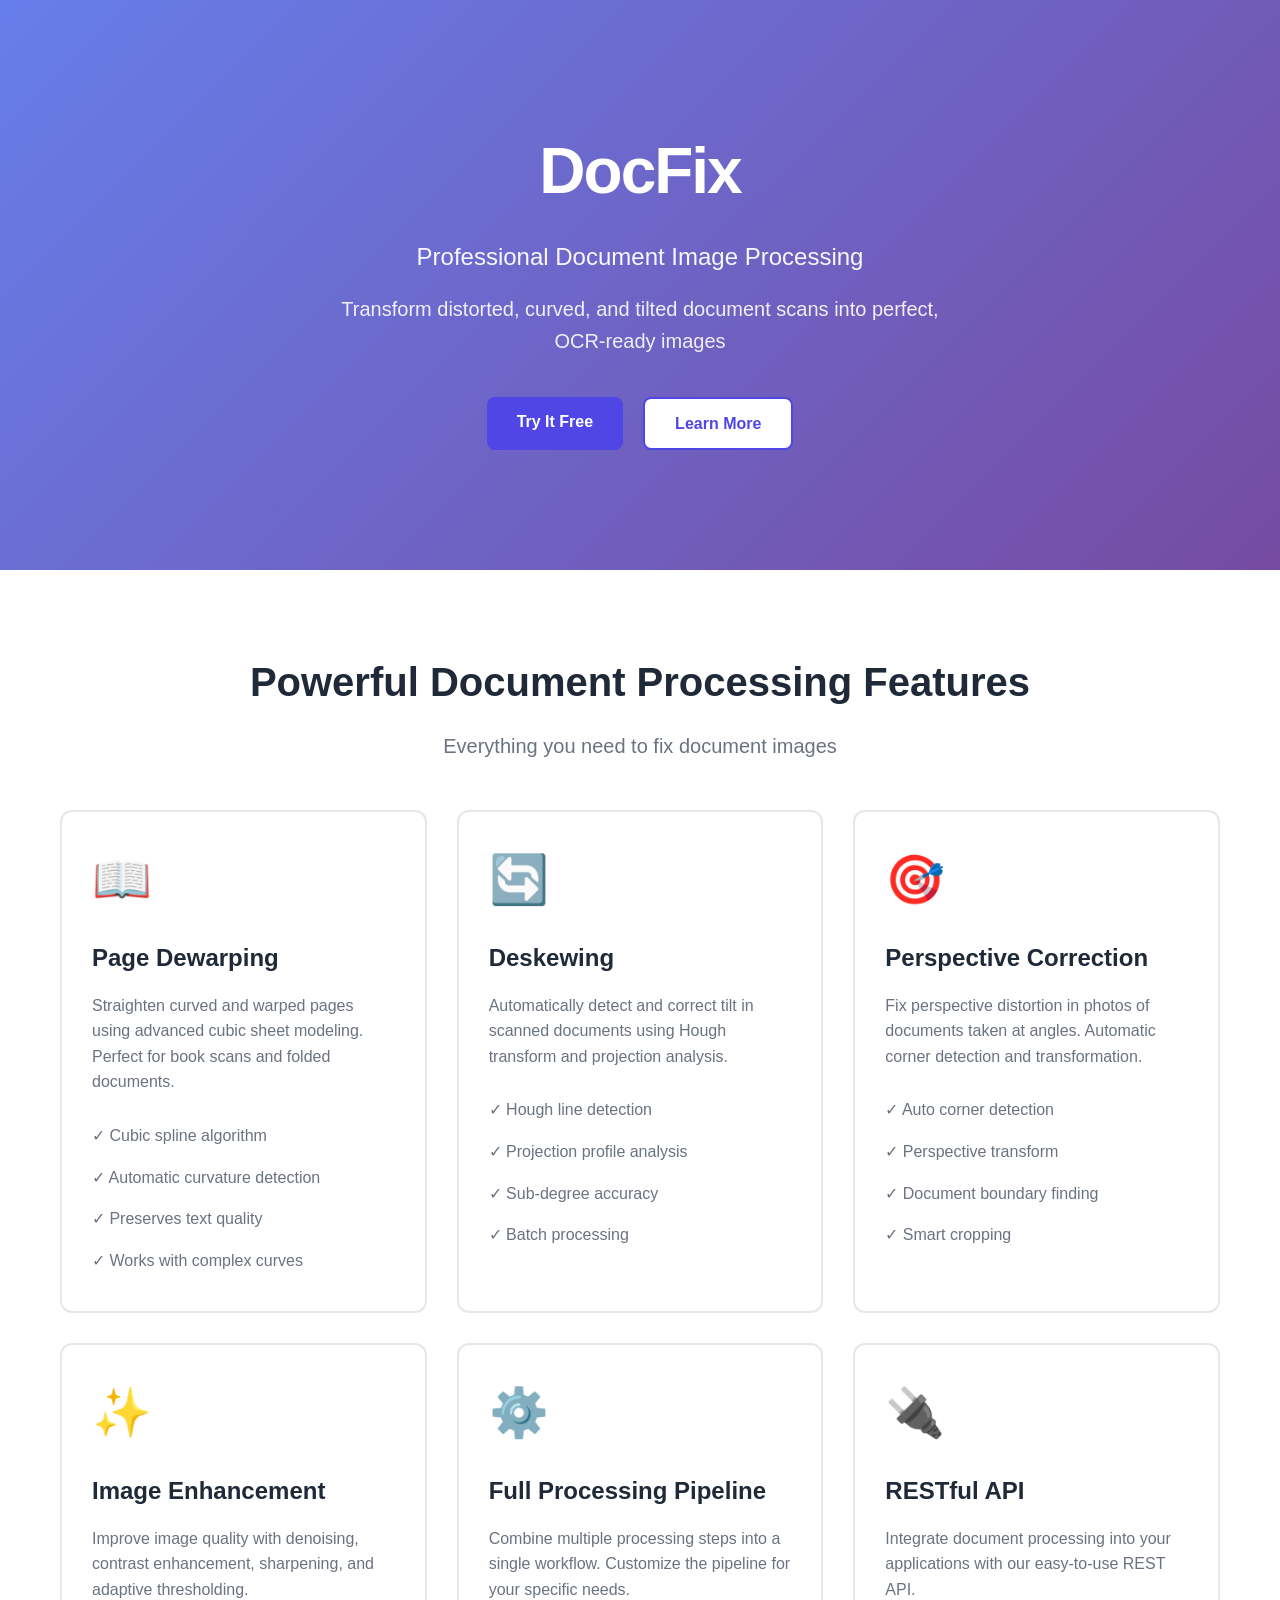
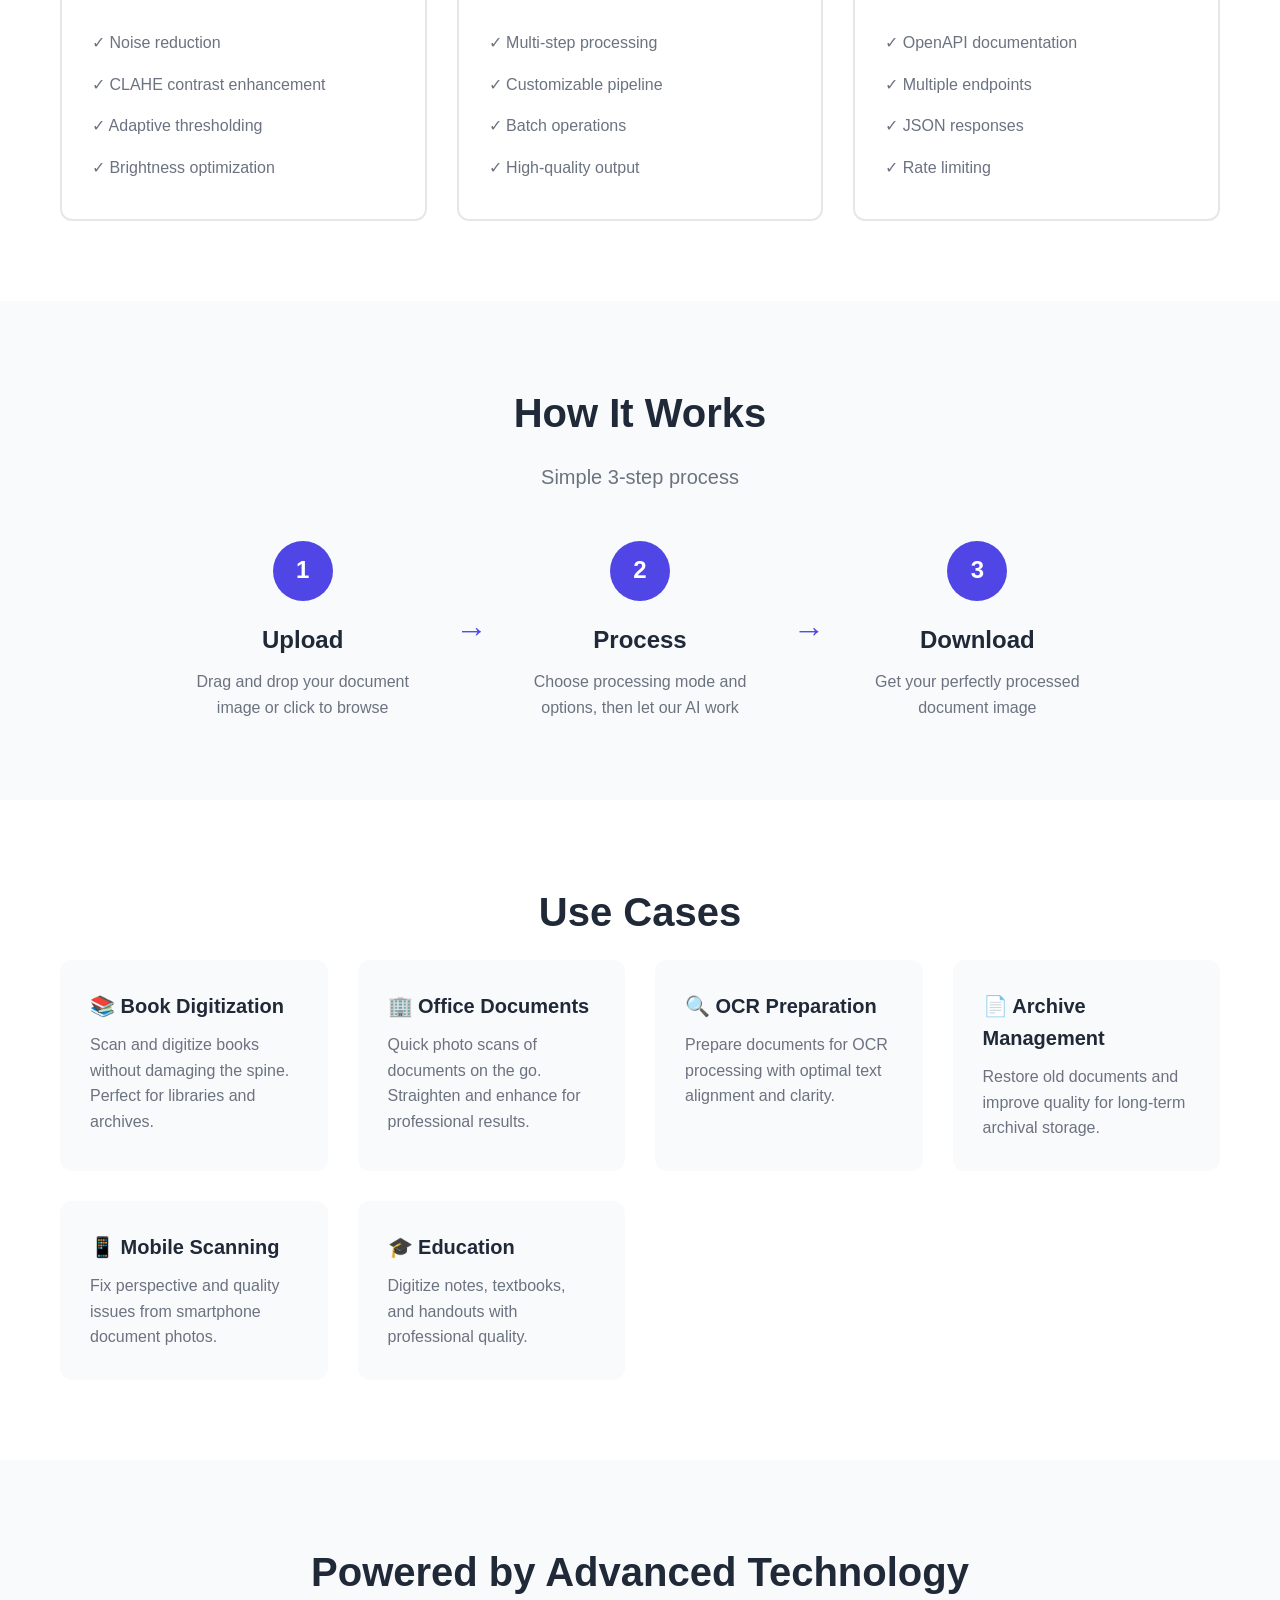
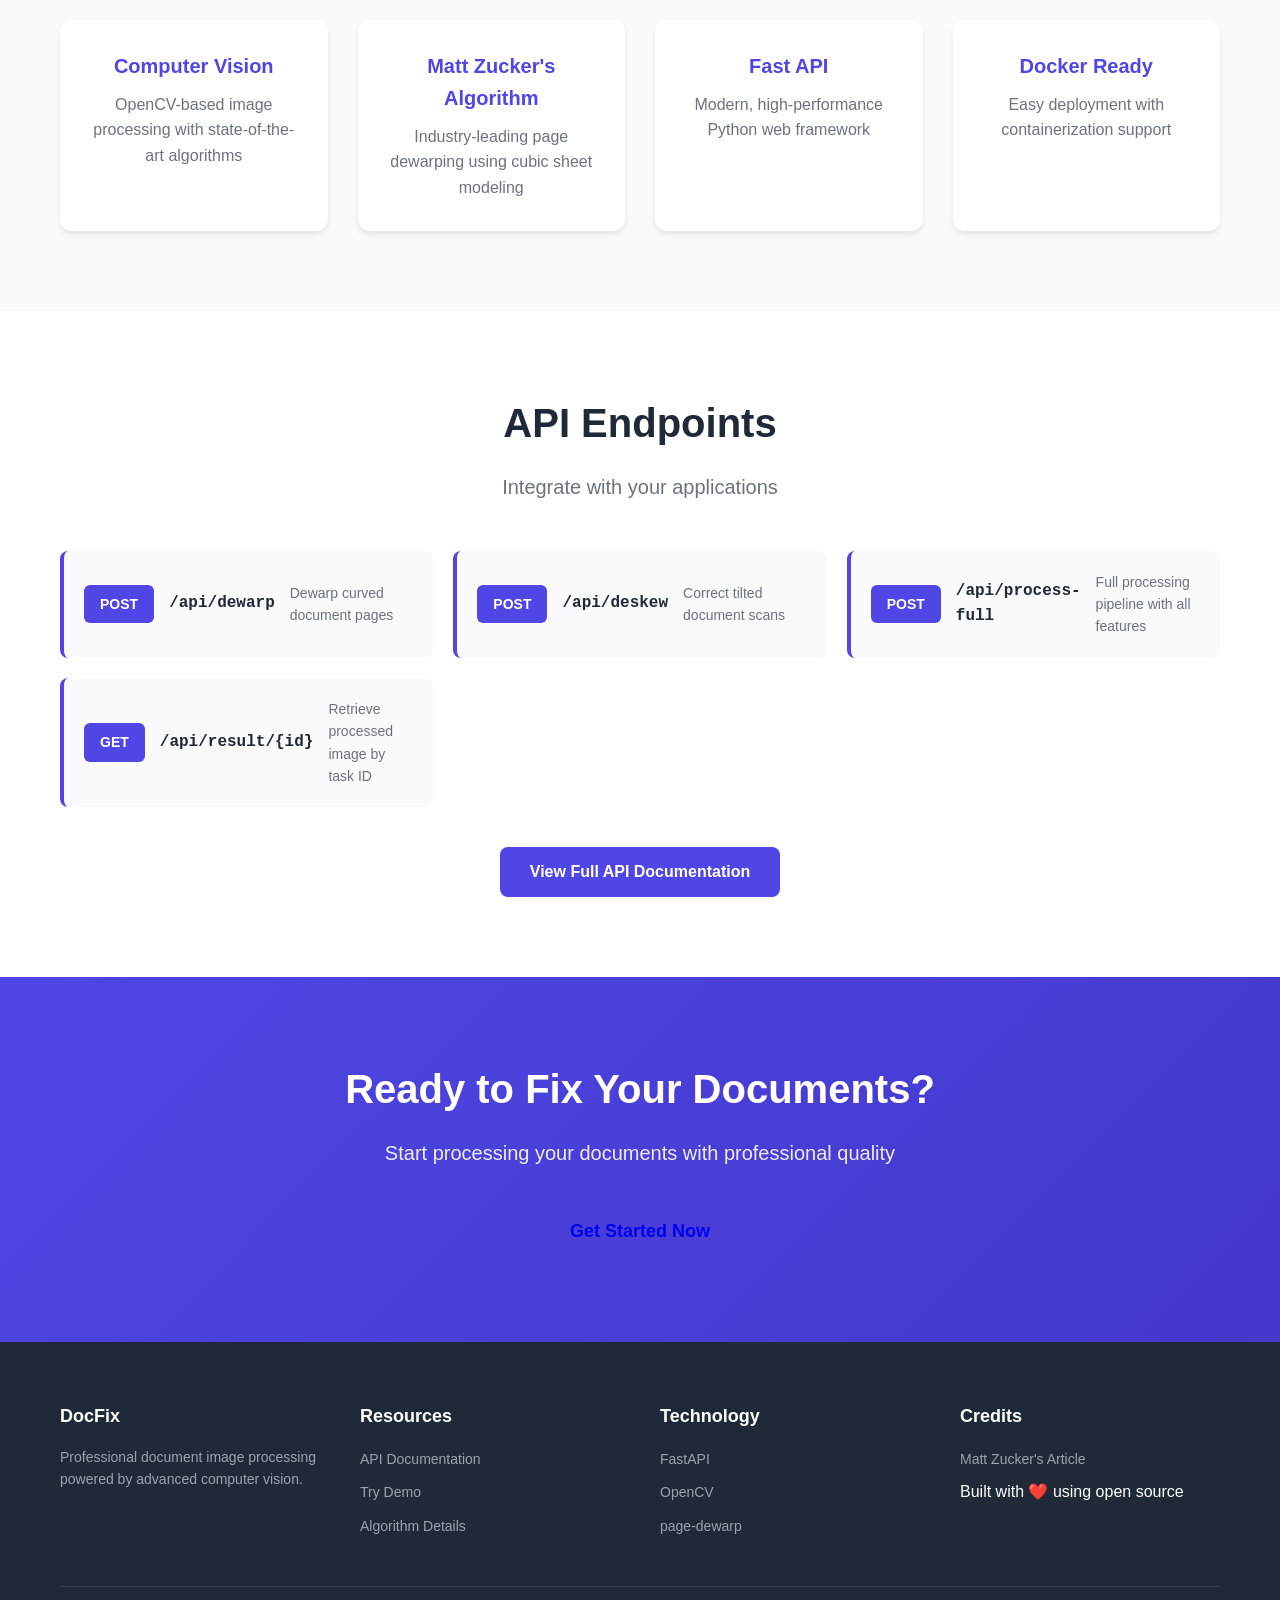
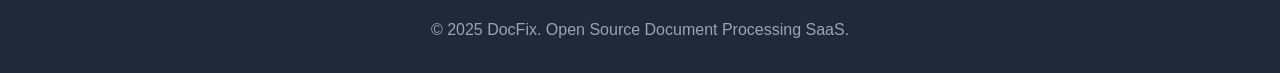
<file: frontend/landing.html>
<!DOCTYPE html>
<html lang="en">
<head>
    <meta charset="UTF-8">
    <meta name="viewport" content="width=device-width, initial-scale=1.0">
    <title>DocFix - Professional Document Processing SaaS</title>
    <link rel="stylesheet" href="landing-style.css">
</head>
<body>
    <!-- Hero Section -->
    <section class="hero">
        <div class="hero-content">
            <h1 class="hero-title">DocFix</h1>
            <p class="hero-subtitle">Professional Document Image Processing</p>
            <p class="hero-description">
                Transform distorted, curved, and tilted document scans into perfect, OCR-ready images
            </p>
            <div class="hero-buttons">
                <a href="/app" class="btn btn-primary">Try It Free</a>
                <a href="#features" class="btn btn-secondary">Learn More</a>
            </div>
        </div>
    </section>

    <!-- Features Section -->
    <section id="features" class="features">
        <div class="container">
            <h2 class="section-title">Powerful Document Processing Features</h2>
            <p class="section-subtitle">Everything you need to fix document images</p>

            <div class="features-grid">
                <!-- Feature 1: Dewarping -->
                <div class="feature-card">
                    <div class="feature-icon">📖</div>
                    <h3>Page Dewarping</h3>
                    <p>
                        Straighten curved and warped pages using advanced cubic sheet modeling.
                        Perfect for book scans and folded documents.
                    </p>
                    <ul class="feature-list">
                        <li>✓ Cubic spline algorithm</li>
                        <li>✓ Automatic curvature detection</li>
                        <li>✓ Preserves text quality</li>
                        <li>✓ Works with complex curves</li>
                    </ul>
                </div>

                <!-- Feature 2: Deskewing -->
                <div class="feature-card">
                    <div class="feature-icon">🔄</div>
                    <h3>Deskewing</h3>
                    <p>
                        Automatically detect and correct tilt in scanned documents using
                        Hough transform and projection analysis.
                    </p>
                    <ul class="feature-list">
                        <li>✓ Hough line detection</li>
                        <li>✓ Projection profile analysis</li>
                        <li>✓ Sub-degree accuracy</li>
                        <li>✓ Batch processing</li>
                    </ul>
                </div>

                <!-- Feature 3: Perspective Correction -->
                <div class="feature-card">
                    <div class="feature-icon">🎯</div>
                    <h3>Perspective Correction</h3>
                    <p>
                        Fix perspective distortion in photos of documents taken at angles.
                        Automatic corner detection and transformation.
                    </p>
                    <ul class="feature-list">
                        <li>✓ Auto corner detection</li>
                        <li>✓ Perspective transform</li>
                        <li>✓ Document boundary finding</li>
                        <li>✓ Smart cropping</li>
                    </ul>
                </div>

                <!-- Feature 4: Image Enhancement -->
                <div class="feature-card">
                    <div class="feature-icon">✨</div>
                    <h3>Image Enhancement</h3>
                    <p>
                        Improve image quality with denoising, contrast enhancement,
                        sharpening, and adaptive thresholding.
                    </p>
                    <ul class="feature-list">
                        <li>✓ Noise reduction</li>
                        <li>✓ CLAHE contrast enhancement</li>
                        <li>✓ Adaptive thresholding</li>
                        <li>✓ Brightness optimization</li>
                    </ul>
                </div>

                <!-- Feature 5: Full Pipeline -->
                <div class="feature-card">
                    <div class="feature-icon">⚙️</div>
                    <h3>Full Processing Pipeline</h3>
                    <p>
                        Combine multiple processing steps into a single workflow.
                        Customize the pipeline for your specific needs.
                    </p>
                    <ul class="feature-list">
                        <li>✓ Multi-step processing</li>
                        <li>✓ Customizable pipeline</li>
                        <li>✓ Batch operations</li>
                        <li>✓ High-quality output</li>
                    </ul>
                </div>

                <!-- Feature 6: API Access -->
                <div class="feature-card">
                    <div class="feature-icon">🔌</div>
                    <h3>RESTful API</h3>
                    <p>
                        Integrate document processing into your applications with our
                        easy-to-use REST API.
                    </p>
                    <ul class="feature-list">
                        <li>✓ OpenAPI documentation</li>
                        <li>✓ Multiple endpoints</li>
                        <li>✓ JSON responses</li>
                        <li>✓ Rate limiting</li>
                    </ul>
                </div>
            </div>
        </div>
    </section>

    <!-- How It Works -->
    <section class="how-it-works">
        <div class="container">
            <h2 class="section-title">How It Works</h2>
            <p class="section-subtitle">Simple 3-step process</p>

            <div class="steps">
                <div class="step">
                    <div class="step-number">1</div>
                    <h3>Upload</h3>
                    <p>Drag and drop your document image or click to browse</p>
                </div>

                <div class="step-arrow">→</div>

                <div class="step">
                    <div class="step-number">2</div>
                    <h3>Process</h3>
                    <p>Choose processing mode and options, then let our AI work</p>
                </div>

                <div class="step-arrow">→</div>

                <div class="step">
                    <div class="step-number">3</div>
                    <h3>Download</h3>
                    <p>Get your perfectly processed document image</p>
                </div>
            </div>
        </div>
    </section>

    <!-- Use Cases -->
    <section class="use-cases">
        <div class="container">
            <h2 class="section-title">Use Cases</h2>

            <div class="use-cases-grid">
                <div class="use-case">
                    <h3>📚 Book Digitization</h3>
                    <p>Scan and digitize books without damaging the spine. Perfect for libraries and archives.</p>
                </div>

                <div class="use-case">
                    <h3>🏢 Office Documents</h3>
                    <p>Quick photo scans of documents on the go. Straighten and enhance for professional results.</p>
                </div>

                <div class="use-case">
                    <h3>🔍 OCR Preparation</h3>
                    <p>Prepare documents for OCR processing with optimal text alignment and clarity.</p>
                </div>

                <div class="use-case">
                    <h3>📄 Archive Management</h3>
                    <p>Restore old documents and improve quality for long-term archival storage.</p>
                </div>

                <div class="use-case">
                    <h3>📱 Mobile Scanning</h3>
                    <p>Fix perspective and quality issues from smartphone document photos.</p>
                </div>

                <div class="use-case">
                    <h3>🎓 Education</h3>
                    <p>Digitize notes, textbooks, and handouts with professional quality.</p>
                </div>
            </div>
        </div>
    </section>

    <!-- Technology Stack -->
    <section class="technology">
        <div class="container">
            <h2 class="section-title">Powered by Advanced Technology</h2>

            <div class="tech-grid">
                <div class="tech-item">
                    <h3>Computer Vision</h3>
                    <p>OpenCV-based image processing with state-of-the-art algorithms</p>
                </div>

                <div class="tech-item">
                    <h3>Matt Zucker's Algorithm</h3>
                    <p>Industry-leading page dewarping using cubic sheet modeling</p>
                </div>

                <div class="tech-item">
                    <h3>Fast API</h3>
                    <p>Modern, high-performance Python web framework</p>
                </div>

                <div class="tech-item">
                    <h3>Docker Ready</h3>
                    <p>Easy deployment with containerization support</p>
                </div>
            </div>
        </div>
    </section>

    <!-- API Documentation -->
    <section class="api-section">
        <div class="container">
            <h2 class="section-title">API Endpoints</h2>
            <p class="section-subtitle">Integrate with your applications</p>

            <div class="api-endpoints">
                <div class="endpoint">
                    <div class="endpoint-method">POST</div>
                    <div class="endpoint-path">/api/dewarp</div>
                    <p>Dewarp curved document pages</p>
                </div>

                <div class="endpoint">
                    <div class="endpoint-method">POST</div>
                    <div class="endpoint-path">/api/deskew</div>
                    <p>Correct tilted document scans</p>
                </div>

                <div class="endpoint">
                    <div class="endpoint-method">POST</div>
                    <div class="endpoint-path">/api/process-full</div>
                    <p>Full processing pipeline with all features</p>
                </div>

                <div class="endpoint">
                    <div class="endpoint-method">GET</div>
                    <div class="endpoint-path">/api/result/{id}</div>
                    <p>Retrieve processed image by task ID</p>
                </div>
            </div>

            <div class="api-cta">
                <a href="/docs" class="btn btn-primary">View Full API Documentation</a>
            </div>
        </div>
    </section>

    <!-- CTA Section -->
    <section class="cta">
        <div class="container">
            <h2>Ready to Fix Your Documents?</h2>
            <p>Start processing your documents with professional quality</p>
            <a href="/app" class="btn btn-large">Get Started Now</a>
        </div>
    </section>

    <!-- Footer -->
    <footer class="footer">
        <div class="container">
            <div class="footer-content">
                <div class="footer-section">
                    <h4>DocFix</h4>
                    <p>Professional document image processing powered by advanced computer vision.</p>
                </div>

                <div class="footer-section">
                    <h4>Resources</h4>
                    <ul>
                        <li><a href="/docs">API Documentation</a></li>
                        <li><a href="index.html">Try Demo</a></li>
                        <li><a href="https://github.com/mzucker/page_dewarp">Algorithm Details</a></li>
                    </ul>
                </div>

                <div class="footer-section">
                    <h4>Technology</h4>
                    <ul>
                        <li><a href="https://fastapi.tiangolo.com/">FastAPI</a></li>
                        <li><a href="https://opencv.org/">OpenCV</a></li>
                        <li><a href="https://github.com/lmmx/page-dewarp">page-dewarp</a></li>
                    </ul>
                </div>

                <div class="footer-section">
                    <h4>Credits</h4>
                    <ul>
                        <li><a href="https://mzucker.github.io/2016/08/15/page-dewarping.html">Matt Zucker's Article</a></li>
                        <li>Built with ❤️ using open source</li>
                    </ul>
                </div>
            </div>

            <div class="footer-bottom">
                <p>&copy; 2025 DocFix. Open Source Document Processing SaaS.</p>
            </div>
        </div>
    </footer>
</body>
</html>
</file>
<file: frontend/landing-style.css>
/* Landing Page Styles */

* {
    margin: 0;
    padding: 0;
    box-sizing: border-box;
}

:root {
    --primary-color: #4f46e5;
    --primary-dark: #4338ca;
    --primary-light: #818cf8;
    --success-color: #10b981;
    --text-color: #1f2937;
    --text-light: #6b7280;
    --text-lighter: #9ca3af;
    --border-color: #e5e7eb;
    --bg-light: #f9fafb;
    --bg-lighter: #f3f4f6;
    --white: #ffffff;
    --shadow: 0 4px 6px -1px rgba(0, 0, 0, 0.1);
    --shadow-lg: 0 10px 15px -3px rgba(0, 0, 0, 0.1);
    --shadow-xl: 0 20px 25px -5px rgba(0, 0, 0, 0.1);
}

body {
    font-family: -apple-system, BlinkMacSystemFont, 'Segoe UI', Roboto, Oxygen, Ubuntu, Cantarell, sans-serif;
    color: var(--text-color);
    line-height: 1.6;
}

/* Container */
.container {
    max-width: 1200px;
    margin: 0 auto;
    padding: 0 20px;
}

/* Typography */
.section-title {
    font-size: 2.5rem;
    font-weight: 700;
    text-align: center;
    margin-bottom: 1rem;
    color: var(--text-color);
}

.section-subtitle {
    font-size: 1.25rem;
    text-align: center;
    color: var(--text-light);
    margin-bottom: 3rem;
}

/* Buttons */
.btn {
    display: inline-block;
    padding: 12px 30px;
    border-radius: 8px;
    font-weight: 600;
    text-decoration: none;
    transition: all 0.3s ease;
    cursor: pointer;
    border: none;
    font-size: 1rem;
}

.btn-primary {
    background: var(--primary-color);
    color: white;
}

.btn-primary:hover {
    background: var(--primary-dark);
    transform: translateY(-2px);
    box-shadow: var(--shadow-lg);
}

.btn-secondary {
    background: white;
    color: var(--primary-color);
    border: 2px solid var(--primary-color);
}

.btn-secondary:hover {
    background: var(--primary-color);
    color: white;
}

.btn-large {
    padding: 16px 40px;
    font-size: 1.125rem;
}

/* Hero Section */
.hero {
    background: linear-gradient(135deg, #667eea 0%, #764ba2 100%);
    color: white;
    padding: 120px 20px;
    text-align: center;
}

.hero-content {
    max-width: 800px;
    margin: 0 auto;
}

.hero-title {
    font-size: 4rem;
    font-weight: 800;
    margin-bottom: 1rem;
    letter-spacing: -2px;
}

.hero-subtitle {
    font-size: 1.5rem;
    margin-bottom: 1rem;
    opacity: 0.95;
}

.hero-description {
    font-size: 1.25rem;
    margin-bottom: 2.5rem;
    opacity: 0.9;
    max-width: 600px;
    margin-left: auto;
    margin-right: auto;
}

.hero-buttons {
    display: flex;
    gap: 20px;
    justify-content: center;
    flex-wrap: wrap;
}

/* Features Section */
.features {
    padding: 80px 20px;
    background: white;
}

.features-grid {
    display: grid;
    grid-template-columns: repeat(auto-fit, minmax(300px, 1fr));
    gap: 30px;
}

.feature-card {
    background: white;
    border: 2px solid var(--border-color);
    border-radius: 12px;
    padding: 30px;
    transition: all 0.3s ease;
}

.feature-card:hover {
    border-color: var(--primary-color);
    box-shadow: var(--shadow-lg);
    transform: translateY(-5px);
}

.feature-icon {
    font-size: 3rem;
    margin-bottom: 20px;
}

.feature-card h3 {
    font-size: 1.5rem;
    margin-bottom: 15px;
    color: var(--text-color);
}

.feature-card p {
    color: var(--text-light);
    margin-bottom: 20px;
}

.feature-list {
    list-style: none;
    padding: 0;
}

.feature-list li {
    padding: 8px 0;
    color: var(--text-light);
}

/* How It Works */
.how-it-works {
    padding: 80px 20px;
    background: var(--bg-light);
}

.steps {
    display: flex;
    justify-content: center;
    align-items: center;
    gap: 40px;
    flex-wrap: wrap;
    max-width: 900px;
    margin: 0 auto;
}

.step {
    text-align: center;
    flex: 1;
    min-width: 200px;
}

.step-number {
    width: 60px;
    height: 60px;
    background: var(--primary-color);
    color: white;
    border-radius: 50%;
    display: flex;
    align-items: center;
    justify-content: center;
    font-size: 1.5rem;
    font-weight: 700;
    margin: 0 auto 20px;
}

.step h3 {
    font-size: 1.5rem;
    margin-bottom: 10px;
}

.step p {
    color: var(--text-light);
}

.step-arrow {
    font-size: 2rem;
    color: var(--primary-color);
    font-weight: bold;
}

/* Use Cases */
.use-cases {
    padding: 80px 20px;
    background: white;
}

.use-cases-grid {
    display: grid;
    grid-template-columns: repeat(auto-fit, minmax(250px, 1fr));
    gap: 30px;
}

.use-case {
    background: var(--bg-light);
    padding: 30px;
    border-radius: 12px;
    transition: all 0.3s ease;
}

.use-case:hover {
    background: white;
    box-shadow: var(--shadow-lg);
}

.use-case h3 {
    font-size: 1.25rem;
    margin-bottom: 10px;
    color: var(--text-color);
}

.use-case p {
    color: var(--text-light);
}

/* Technology */
.technology {
    padding: 80px 20px;
    background: var(--bg-light);
}

.tech-grid {
    display: grid;
    grid-template-columns: repeat(auto-fit, minmax(250px, 1fr));
    gap: 30px;
}

.tech-item {
    background: white;
    padding: 30px;
    border-radius: 12px;
    text-align: center;
    box-shadow: var(--shadow);
}

.tech-item h3 {
    font-size: 1.25rem;
    margin-bottom: 10px;
    color: var(--primary-color);
}

.tech-item p {
    color: var(--text-light);
}

/* API Section */
.api-section {
    padding: 80px 20px;
    background: white;
}

.api-endpoints {
    display: grid;
    grid-template-columns: repeat(auto-fit, minmax(300px, 1fr));
    gap: 20px;
    margin-bottom: 40px;
}

.endpoint {
    display: flex;
    align-items: center;
    gap: 15px;
    padding: 20px;
    background: var(--bg-light);
    border-radius: 8px;
    border-left: 4px solid var(--primary-color);
}

.endpoint-method {
    background: var(--primary-color);
    color: white;
    padding: 8px 16px;
    border-radius: 6px;
    font-weight: 700;
    font-size: 0.875rem;
}

.endpoint-path {
    font-family: 'Courier New', monospace;
    font-weight: 600;
    color: var(--text-color);
    flex: 1;
}

.endpoint p {
    color: var(--text-light);
    font-size: 0.875rem;
}

.api-cta {
    text-align: center;
}

/* CTA Section */
.cta {
    padding: 80px 20px;
    background: linear-gradient(135deg, var(--primary-color), var(--primary-dark));
    color: white;
    text-align: center;
}

.cta h2 {
    font-size: 2.5rem;
    margin-bottom: 1rem;
}

.cta p {
    font-size: 1.25rem;
    margin-bottom: 2rem;
    opacity: 0.9;
}

/* Footer */
.footer {
    background: var(--text-color);
    color: white;
    padding: 60px 20px 30px;
}

.footer-content {
    display: grid;
    grid-template-columns: repeat(auto-fit, minmax(200px, 1fr));
    gap: 40px;
    margin-bottom: 40px;
}

.footer-section h4 {
    margin-bottom: 15px;
    font-size: 1.125rem;
}

.footer-section p {
    color: var(--text-lighter);
    font-size: 0.875rem;
}

.footer-section ul {
    list-style: none;
}

.footer-section ul li {
    margin-bottom: 8px;
}

.footer-section ul li a {
    color: var(--text-lighter);
    text-decoration: none;
    font-size: 0.875rem;
    transition: color 0.3s ease;
}

.footer-section ul li a:hover {
    color: white;
}

.footer-bottom {
    text-align: center;
    padding-top: 30px;
    border-top: 1px solid rgba(255, 255, 255, 0.1);
    color: var(--text-lighter);
}

/* Responsive Design */
@media (max-width: 768px) {
    .hero-title {
        font-size: 2.5rem;
    }

    .hero-subtitle {
        font-size: 1.25rem;
    }

    .section-title {
        font-size: 2rem;
    }

    .steps {
        flex-direction: column;
    }

    .step-arrow {
        transform: rotate(90deg);
    }

    .features-grid,
    .use-cases-grid,
    .tech-grid {
        grid-template-columns: 1fr;
    }
}

/* Animations */
@keyframes fadeInUp {
    from {
        opacity: 0;
        transform: translateY(30px);
    }
    to {
        opacity: 1;
        transform: translateY(0);
    }
}

.feature-card,
.use-case,
.tech-item {
    animation: fadeInUp 0.6s ease-out;
}
</file>
